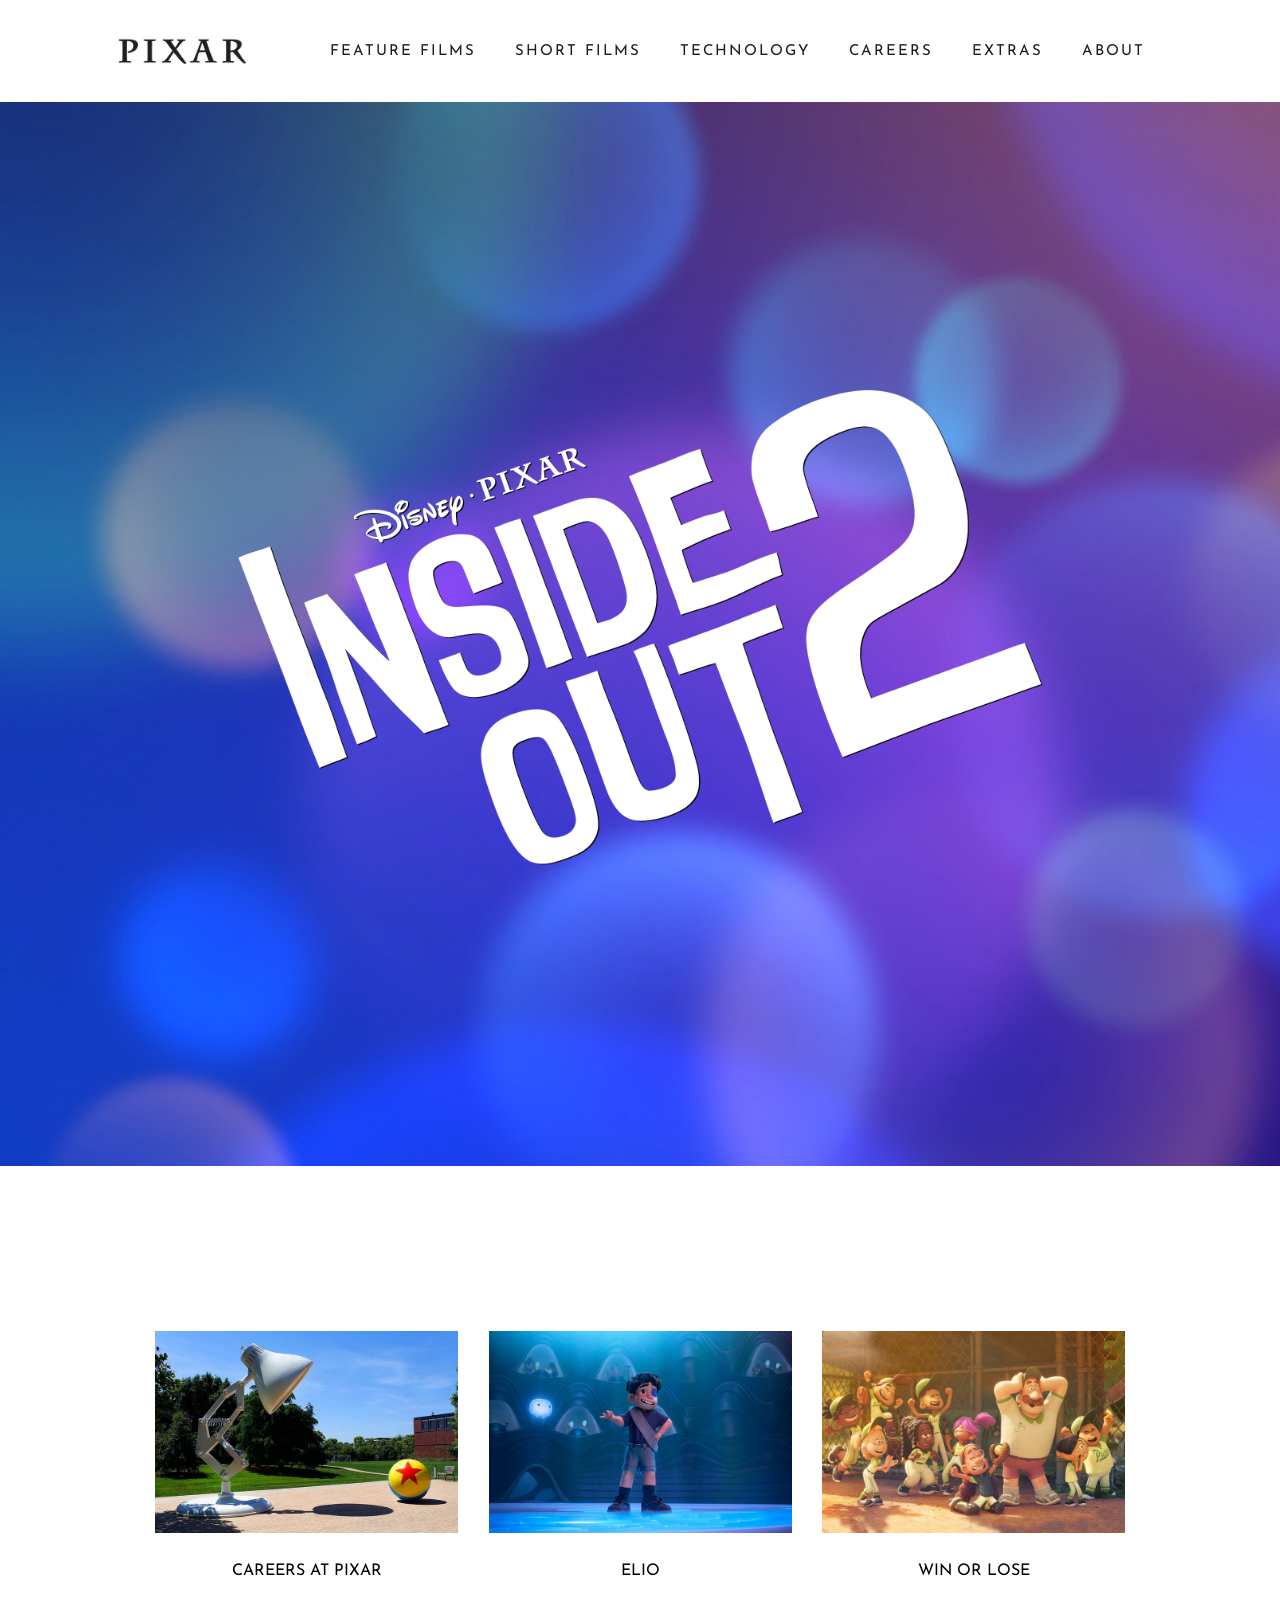
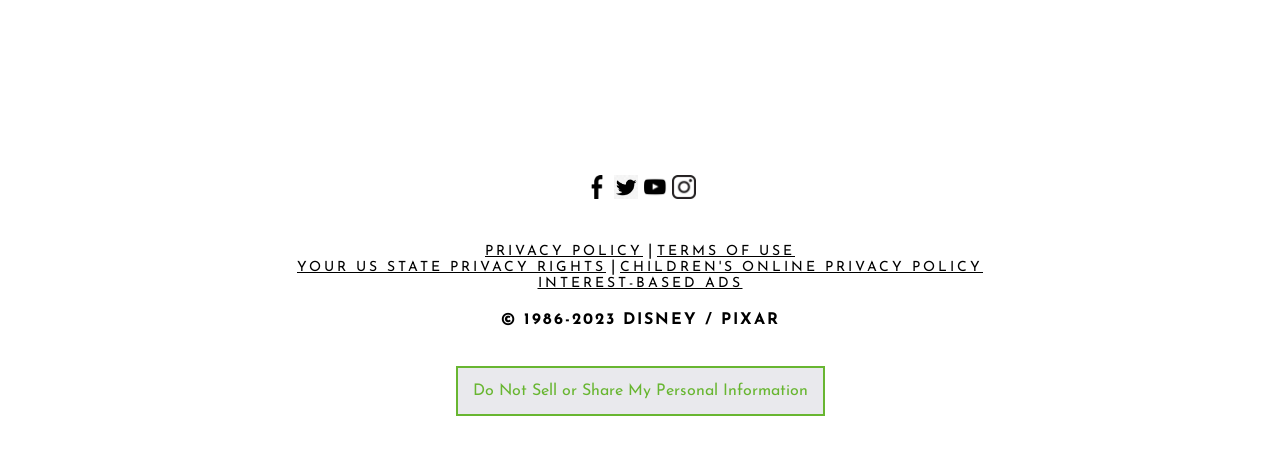
<file: index.html>
<!DOCTYPE html>
<html lang="en">

<head>
    <meta charset="UTF-8">
    <meta name="viewport" content="width=device-width, initial-scale=1.0">
    <title>Document</title>
    <link rel="stylesheet" href="style.css">
</head>

<body>

    <!-- For a nav bar make use of the nav tag and not just another div -->
    <!-- The nav bar has a left and right section so 2 child elements. The image and div -->
    <nav>

        <img id="navbarLogo" src="images/pixar_logo.jpg" alt="Pixar Logo">

        <div id="navbarLinks">


            <a href="#">Feature Films</a>
            
            
            <div class="navItem">
                <a href="#">Short Films</a>

                 <div class="dropdownLinks">
                    <a href="#">THEATRICAL SHORTS</a>
                    <a href="#">DISNEY+</a>
                    <a href="#">SPARKSHORTS</a>
                    <a href="#">CARS TOONS</a>
                    <a href="#">TOY STORY TOONS</a>
                    <a href="#">HOME ENTERTAINMENT</a>
                 </div>
            </div>

            <div class="navItem">
                <a href="#">Technology</a>

                <div class="dropdownLinks">
                    <a href="#">Renderman</a>
                    <a href="#">USD</a>
                    <a href="#">Research and Open Source</a>
                </div>
            </div>

             <div class="navItem">
                <a href="#">Careers</a>

                 <div class="dropdownLinks">
                    <a href="#">CAREERS AT PIXAR</a>
                    <a href="#">INTERNSHIPS</a>
                    <a href="#">LIFE AT PIXAR</a>
                    <a href="#">EVENTS</a>
                 </div>
            </div>

            <div class="navItem">
                <a href="#">Extras</a>

                 <div class="dropdownLinks">
                    <a href="#">ART EXHIBITION</a>
                    <a href="#">EMOTIONS AT PLAY</a>
                    <a href="#">THE SCIENCE BEHIND PIXAR</a>
                    <a href="#">PIXAR IN A BOX</a>
                 </div>
            </div>

            <div class="navItem">
                <a href="#">About</a>

                 <div class="dropdownLinks">
                    <a href="#">LEADERSHIP</a>
                    <a href="#">INCLUSION & OUTREACH</a>
                    <a href="#">SUPPLIER DIVERSITY</a>
                    <a href="#">COMING SOON</a>
                    <a href="#">OUR STORY</a>
                    <a href="#">COMPANY FAQ'S</a>
                 </div>
            </div>

            
        
        </div>

        <!-- The hamburger is hidden when a tags are visible and visible when a tags are hidden -->
        <div id="hamburger">
            <div></div>
            <div></div>
            <div></div>
        </div>

    </nav>

    <div id="upsidedown2">

        <img id="insideout2" src="./images/insideoutlogo.png" alt="Disney inside out 2 logo">

    </div>
      
    
    <div id="rowofpics">

        <div>
        <img class="threephoto" src="./images/lampball.jpeg" alt="Picture of a lmap looking at a ball with a building and trees in background">
        <p>CAREERS AT PIXAR</p>
        </div>

        <div>
            <img class="threephoto" src="./images/littleboy.jpg" alt="Picture of a little boy, performing infront of a crowd">
            <p>ELIO</p>
        </div>
        
        <div>
            <img class="threephoto" src="./images/group.jpg" alt="picture of a kids base ball team with a coach celebrating">
            <p>WIN OR LOSE</p>
        </div>
    </div>



    <footer>
        <div class="footer-items">
            <div class="footer-photo">
            <img class="blacklinks" src="./images/facebook.png" alt="Small facebook link">
       
            <img class="blacklinks" src="./images/twitter.png" alt="Small twitter link">
       
            <img class="blacklinks" src="./images/youtube.webp" alt="Small youtube link">

            <img class="blacklinks" src="./images/instagram.jpg" alt="Small instagram link">
            </div>
    
           <div class="footer-text">
            <a href="#">PRIVACY POLICY</a> | <a href="#">TERMS OF USE</a><br>
            <a href="#">YOUR US STATE PRIVACY RIGHTS</a> | <a href="#">CHILDREN'S ONLINE PRIVACY POLICY</a><br>
            <a href="#">INTEREST-BASED ADS</a> <br>
         </div>

            <h4>© 1986-2023 DISNEY / PIXAR</h4>

         <div class="bottombox">
                <p class="box">Do Not Sell or Share My Personal Information</p>
         </div>


         </div>
    </footer>

</body>

</html>
</file>
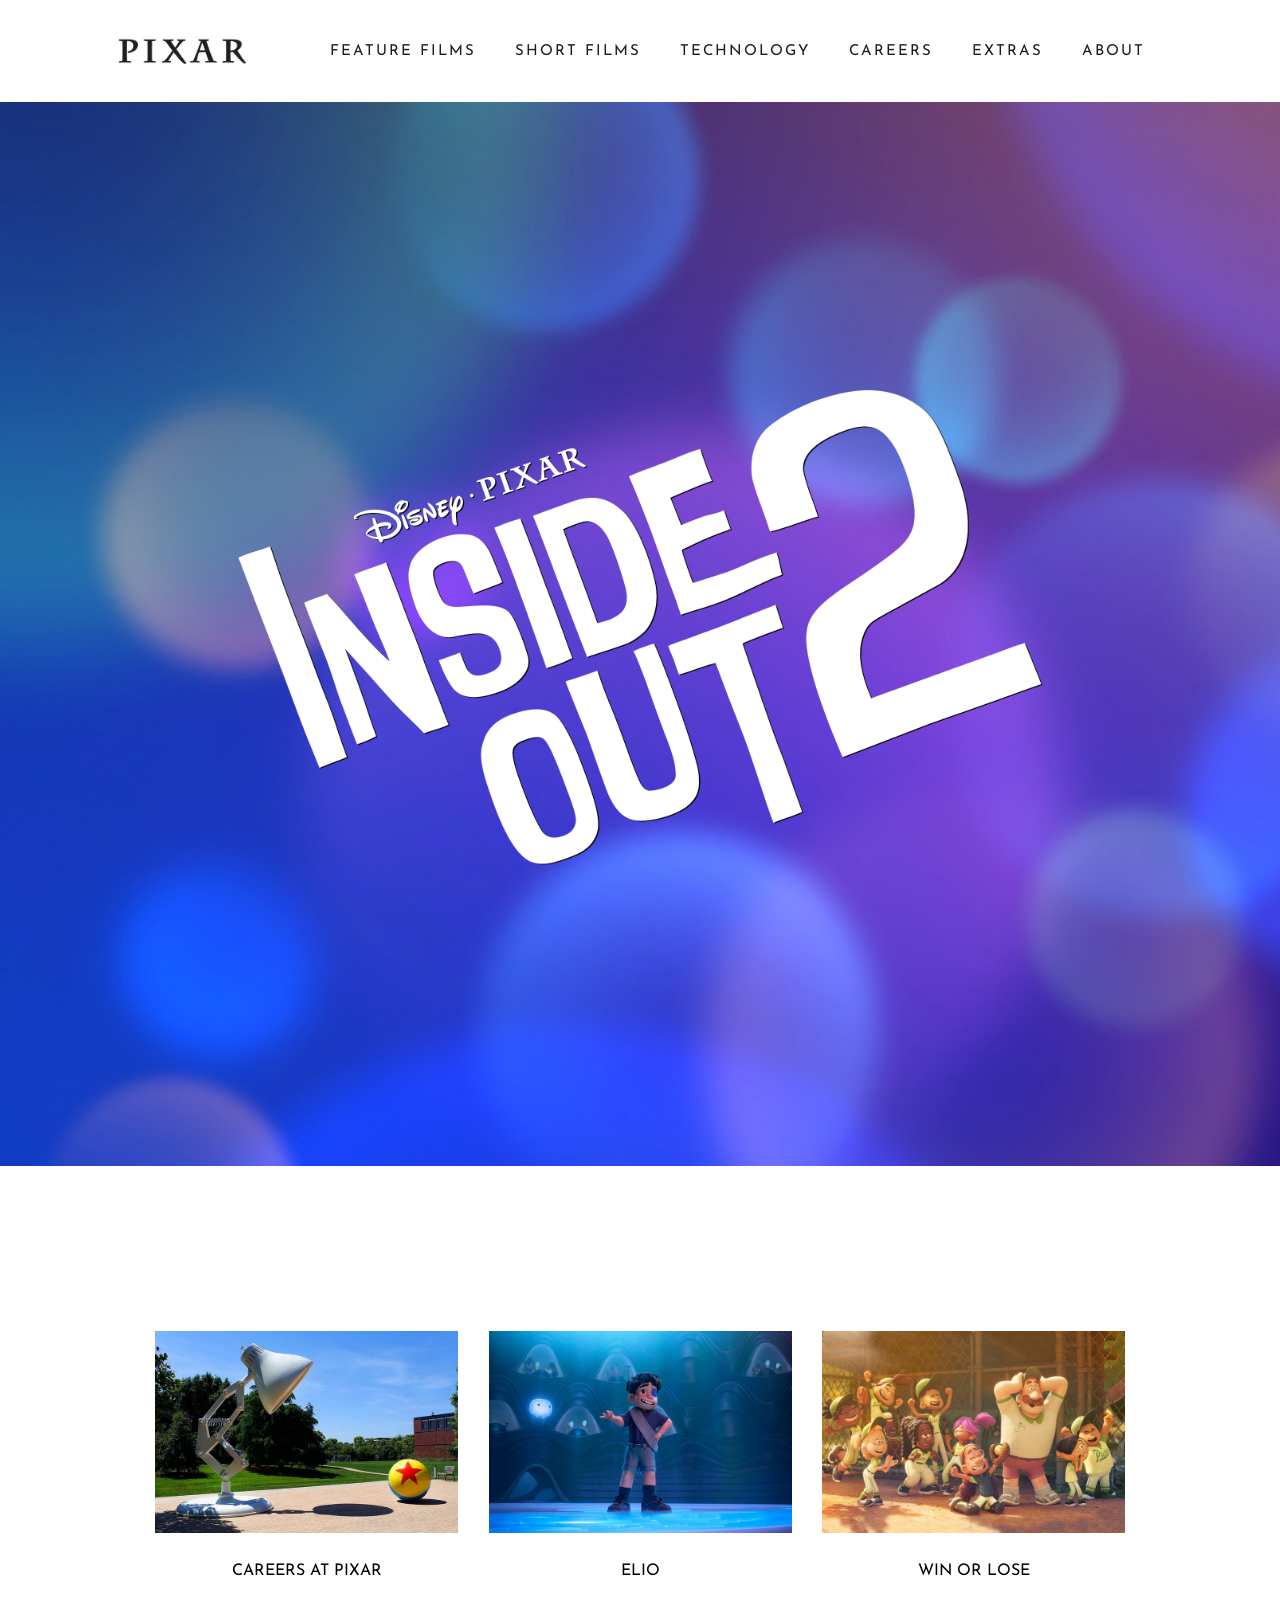
<file: websiteclone.html>
<!DOCTYPE html>
<html lang="en">

<head>
    <meta charset="UTF-8">
    <meta name="viewport" content="width=device-width, initial-scale=1.0">
    <title>Document</title>
    <link rel="stylesheet" href="style.css">
</head>

<body>

    <!-- For a nav bar make use of the nav tag and not just another div -->
    <!-- The nav bar has a left and right section so 2 child elements. The image and div -->
    <nav>

        <img id="navbarLogo" src="images/pixar_logo.jpg" alt="Pixar Logo">

        <div id="navbarLinks">
            <a href="#">Feature Films</a>
            <a href="#">Short Films</a>
            <a href="#">Technology</a>
            <a href="#">Careers</a>
            <a href="#">Extras</a>
            <a href="#">About</a>
        </div>

        <!-- The hamburger is hidden when a tags are visible and visible when a tags are hidden -->
        <div id="hamburger">
            <div></div>
            <div></div>
            <div></div>
        </div>

    </nav>

    <div id="upsidedown2">

        <img id="insideout2" src="./images/insideoutlogo.png" alt="Disney inside out 2 logo">

    </div>
      
    
    <div id="rowofpics">

        <div>
        <img class="threephoto" src="./images/lampball.jpeg" alt="Picture of a lmap looking at a ball with a building and trees in background">
        <p>CAREERS AT PIXAR</p>
        </div>

        <div>
            <img class="threephoto" src="./images/littleboy.jpg" alt="Picture of a little boy, performing infront of a crowd">
            <p>ELIO</p>
        </div>
        
        <div>
            <img class="threephoto" src="./images/group.jpg" alt="picture of a kids base ball team with a coach celebrating">
            <p>WIN OR LOSE</p>
        </div>
    </div>



    <!-- <div id="links">

        <div>
            <img class="blacklinks" src="./images/facebook.png" alt="Small facebook link">
        </div>

        <div>
            <img class="blacklinks" src="./images/twitter.png.png" alt="Small twitter link">
        </div>

        <div>
            <img class="blacklinks" src="./images/youtube.png.webp" alt="Small youtube link">
        </div>

        <div>
            <img class="blacklinks" src="./images/instagram.png.jpg" alt="Small instagram link">
        </div> -->




    <!-- </div> -->


<!-- 
    <footer class="footer">
        <div class="inner-footer">
            <div class="social-links">
                <ul>
                    <li class="social-items"><a href="#"><i class="fab fa-facebook"></i></a></li>
                    <li class="social-items"><a href="#"><i class="fa-brands fa-twitter"></i></a></li>
                    <li class="social-items"><a href="#"><i class="fa-brands fa-youtube"></i></a></li>
                    <li class="social-items"><a href="#"><i class="fa-brands fa-instagram"></i></a></li>
                </ul>
            </div>
        </div>

        <div class="quick-links">
            <ul>
                <li class="quick-items"><a href="#">Home</a></li>
                <li class="quick-items"><a href="#">Home</a></li>
                <li class="quick-items"><a href="#">Home</a></li>
                <li class="quick-items"><a href="#">Home</a></li>



            </ul>
        </div>


    </footer> -->

    <footer>
        <a href="#" target="_blank"><i class="fab fa-facebook-f"></i></a>
        <a href="#"><i class="fab fa-facebook-f"></i></a>
        <a href="#"><i class="fab fa-facebook-f"></i></a>
        <a href="#"><i class="fab fa-facebook-f"></i></a>



    </footer>



</body>

</html>
</file>
<file: style.css>
/* importing a font from google fonts */
@import url('https://fonts.googleapis.com/css2?family=Josefin+Sans&display=swap');

/* apply the imported font to every single HTML element with the * selector */
* {
    font-family: 'Josefin Sans', sans-serif;
}

/* change the websites background color and remove the default margin applied in browser */
body {
    background-color: rgb(255, 255, 255);
    margin: 0;
    width: 100vw;
    overflow-x:hidden;
}

/* NAVBAR CSS */
/* use flexbox to position the child elements in the nav tag */
nav {
    background-color: white;
    display: flex;
    justify-content: space-between;
    align-items: center;
    padding: 38px 118px;
}

#navbarLogo {
    width: 129px;
}

nav a {
    font-size: 15px;
    text-transform: uppercase;
    text-decoration: none;
    margin: 0 17px;
    letter-spacing: 2px;
}

/* generic link style added to all a tags in the nav bar */
#navbarLinks > a, .navItem > a {
    color: #1D1D1D;
}

/* Hamburger menu in the navbar is hidden until the screen is too small */
#hamburger {
    display: none;
}

#hamburger div {
    height: 1px;
    width: 25px;
    background-color: black;
    margin: 6px 0;
}


/* Dropdown section */

.navItem {
    display: inline-block;
    position: relative;
}

.dropdownLinks {
    background-color: rgb(0, 0, 0);
    position: absolute;
    padding: 10px;
    opacity: 0;
    top: 30px;
    left: 2000px;
    transition: top 0.3s, opacity 0.3s, left 0s;
}

.dropdownLinks a {
    color: white;
    display: block;
    white-space: nowrap;
    margin: 5px;
}

.navItem:hover .dropdownLinks {
    opacity: 1;
    top: 100%;
    left: 0;
}


/* Media query to trigger the hamburger appearing and hiding the a tags */
@media (max-width: 1230px) {

    nav {
        padding: 8px 40px;
    }

    #navbarLogo {
        width: 80px;
    }

    /* display none hide the element and all child elements, display block is the default value for elements */
    #navbarLinks {
        display: none;
    }

    #hamburger {
        display: block;
    }
}

#upsidedown2 {
    background-image: url(./images/pixarbackground.jpg);
    background-repeat: no-repeat;
    background-size: cover;
    padding: 250px 142px ;
    box-sizing: border-box;
    width: 100vw;
    
}

#insideout2 {
    width: 100%;
}

#rowofpics{
  display: flex;
  justify-content: space-between;
  width: 100%;     
  padding: 150px 140px;
  box-sizing: border-box;

}

.threephoto{
    width: 100%;
    
}
    
#rowofpics div{
    width: 33.3%;
    margin: 0;
    box-sizing:border-box;
    padding: 15px;
}

p{
    text-align: center;
    padding-top: 10px;
}


/* FOOTER */

footer .footer-items {
    text-align: center;
    margin-top: 15px;
}

.footer-items i {
    font-size: 27px;
}

.footer-items img {
    padding-bottom: 40px;
    width: 24px;
}

.footer-items a {
    color: black;
    font-size: 14px;
    letter-spacing: 3px;
}

.footer-items h4 {
    letter-spacing: 2px;
}

footer {
    padding-bottom: 20px;
}


.bottombox {
    display: flex;
    justify-content: center;
    align-items: center;
    padding-bottom: 10px;

}

.box {

    background-color: #e9e9ed;
    padding: 15px;
    text-align: center;
    border: 2px solid #68b631;
    color: #68b631;
    transition: background-color 0.3s, color 0.3s;
}

.box:hover {
    background-color:#68b631;
    color: #e9e9ed;;
}
</file>
